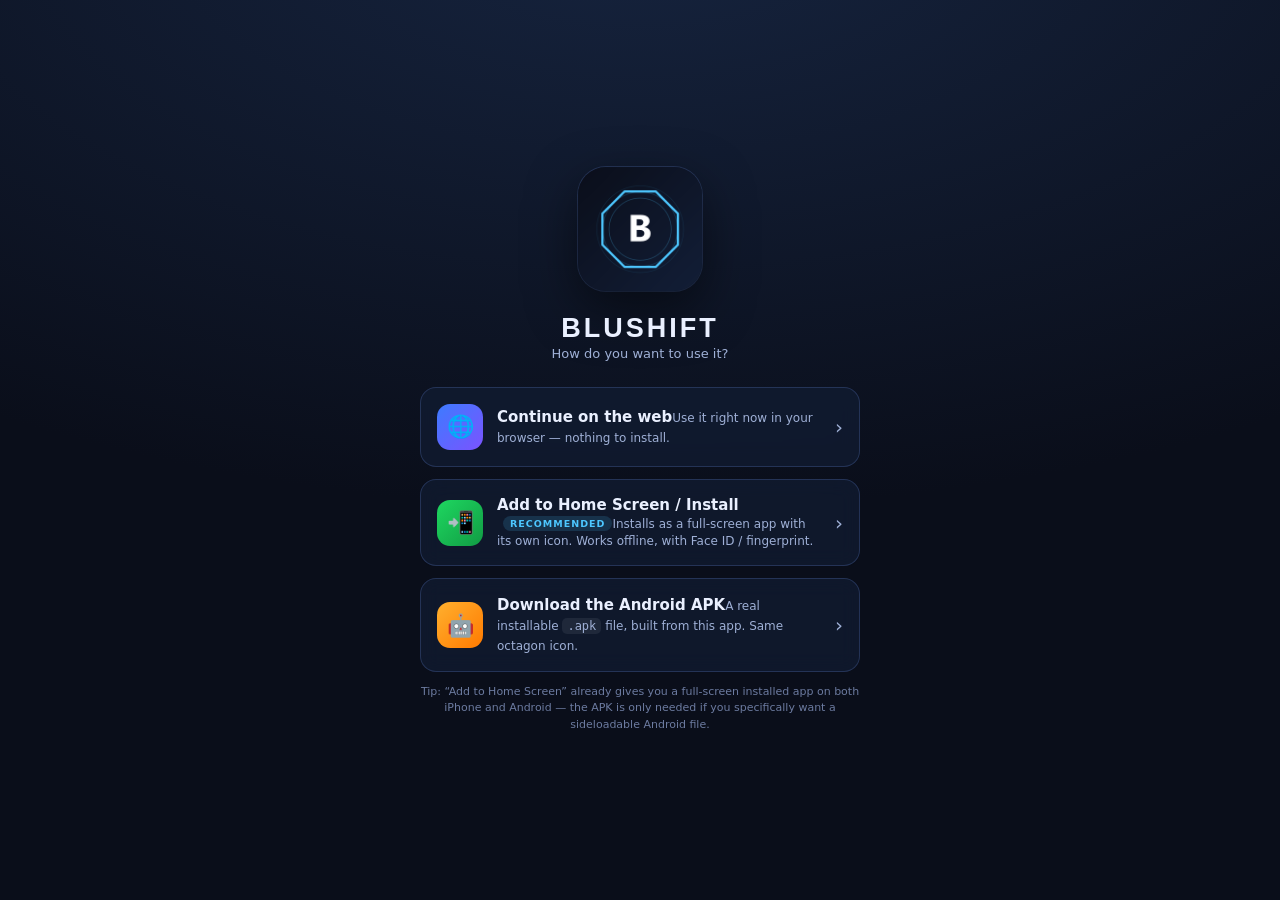
<file: index.html>
<!DOCTYPE html>
<html lang="en">
<head>
<meta charset="UTF-8" />
<meta name="viewport" content="width=device-width, initial-scale=1.0" />
<title>BLUSHIFT — Open or Install</title>
<link rel="manifest" href="manifest.webmanifest" />
<meta name="theme-color" content="#0a0e1a" />
<meta name="apple-mobile-web-app-capable" content="yes" />
<meta name="apple-mobile-web-app-status-bar-style" content="black-translucent" />
<meta name="apple-mobile-web-app-title" content="BLUSHIFT" />
<link rel="apple-touch-icon" href="icons/apple-touch-icon.png" />
<style>
  :root { --accent:#4dc7ff; --bg:#0a0e1a; --bg2:#121d34; --txt:#eaf0ff; --dim:#9fb0d6; --line:rgba(120,160,255,.2); }
  * { box-sizing: border-box; }
  body { margin:0; min-height:100vh; background:radial-gradient(1200px 600px at 50% -10%, #16243f, var(--bg)); color:var(--txt); font-family:'Inter',system-ui,-apple-system,sans-serif; display:flex; align-items:center; justify-content:center; padding:30px 18px; }
  .wrap { width:100%; max-width:440px; text-align:center; }
  .logo { width:124px; height:124px; border-radius:28px; box-shadow:0 18px 50px rgba(0,0,0,.5),0 0 0 1px var(--line); }
  h1 { font-family:'Orbitron',sans-serif; letter-spacing:3px; font-size:27px; margin:18px 0 2px; }
  .tag { color:var(--dim); font-size:13px; margin-bottom:26px; }
  .opt { display:flex; align-items:center; gap:14px; width:100%; text-align:left; text-decoration:none; padding:16px; border-radius:16px; margin-bottom:12px; cursor:pointer; border:1px solid var(--line); background:rgba(18,29,52,.7); color:var(--txt); font-family:inherit; backdrop-filter:blur(10px); transition:transform .12s, border-color .15s; }
  .opt:hover { transform:translateY(-2px); border-color:var(--accent); }
  .opt .ic { width:46px; height:46px; border-radius:13px; flex:0 0 auto; display:flex; align-items:center; justify-content:center; font-size:22px; }
  .opt .tx { flex:1; min-width:0; }
  .opt .tt { font-weight:700; font-size:15px; }
  .opt .sb { font-size:12px; color:var(--dim); margin-top:2px; line-height:1.4; }
  .opt .arr { color:var(--dim); font-size:20px; flex:0 0 auto; }
  .web .ic { background:linear-gradient(135deg,#3d7bff,#7b53ff); }
  .pwa .ic { background:linear-gradient(135deg,#1ed760,#119c44); color:#04210f; }
  .apk .ic { background:linear-gradient(135deg,#ffb02e,#ff7a00); color:#3a1d00; }
  .badge { display:inline-block; font-size:9.5px; letter-spacing:1px; background:rgba(77,199,255,.15); color:var(--accent); padding:2px 7px; border-radius:20px; margin-left:6px; vertical-align:middle; }
  .steps { display:none; font-size:12.5px; color:var(--dim); line-height:1.7; text-align:left; background:rgba(0,0,0,.25); border:1px solid var(--line); border-radius:12px; padding:12px 14px; margin:-4px 0 12px; }
  .steps b { color:var(--txt); }
  .foot { font-size:11px; color:#6c7ba0; margin-top:10px; line-height:1.5; }
  code { background:rgba(255,255,255,.07); padding:1px 5px; border-radius:5px; font-size:12px; }
</style>
</head>
<body>
  <div class="wrap">
    <img class="logo" src="icons/icon-512.png" alt="BLUSHIFT" />
    <h1>BLUSHIFT</h1>
    <div class="tag">How do you want to use it?</div>

    <a class="opt web" href="BLUSHIFT%20Beta%20V1.html">
      <span class="ic">🌐</span>
      <span class="tx"><span class="tt">Continue on the web</span><span class="sb">Use it right now in your browser — nothing to install.</span></span>
      <span class="arr">›</span>
    </a>

    <button class="opt pwa" id="installBtn" onclick="doInstall()">
      <span class="ic">📲</span>
      <span class="tx"><span class="tt">Add to Home Screen / Install <span class="badge">RECOMMENDED</span></span><span class="sb">Installs as a full-screen app with its own icon. Works offline, with Face ID / fingerprint.</span></span>
      <span class="arr">›</span>
    </button>
    <div class="steps" id="pwaSteps">
      <b>iPhone (Safari):</b> tap the <b>Share</b> button → <b>Add to Home Screen</b>.<br>
      <b>Android (Chrome):</b> tap the <b>⋮</b> menu → <b>Install app</b> (or use the prompt above).
    </div>

    <a class="opt apk" id="apkBtn" href="#" target="_blank" rel="noopener">
      <span class="ic">🤖</span>
      <span class="tx"><span class="tt">Download the Android APK</span><span class="sb">A real installable <code>.apk</code> file, built from this app. Same octagon icon.</span></span>
      <span class="arr">›</span>
    </a>
    <div class="steps" id="apkSteps">
      Opens <b>PWABuilder</b> → press <b>Package For Stores → Android → Download</b>. Install the <code>.apk</code> on your phone (allow “install from unknown sources” when asked).
    </div>

    <div class="foot">Tip: “Add to Home Screen” already gives you a full-screen installed app on both iPhone and Android — the APK is only needed if you specifically want a sideloadable Android file.</div>
  </div>

  <script>
    document.getElementById('apkBtn').href =
      'https://www.pwabuilder.com/reportcard?site=' + encodeURIComponent(location.origin + location.pathname.replace(/index\.html$/, ''));
    document.getElementById('apkBtn').addEventListener('click', function () {
      document.getElementById('apkSteps').style.display = 'block';
    });

    var deferred = null;
    window.addEventListener('beforeinstallprompt', function (e) { e.preventDefault(); deferred = e; });
    function doInstall() {
      if (deferred) { deferred.prompt(); deferred.userChoice.finally(function () { deferred = null; }); }
      else { document.getElementById('pwaSteps').style.display = 'block'; }
    }
    window.addEventListener('appinstalled', function () {
      var s = document.getElementById('pwaSteps'); if (s) s.style.display = 'none';
    });
    if ('serviceWorker' in navigator && location.protocol.startsWith('http')) {
      navigator.serviceWorker.register('sw.js').catch(function () {});
    }
  </script>
</body>
</html>
</file>
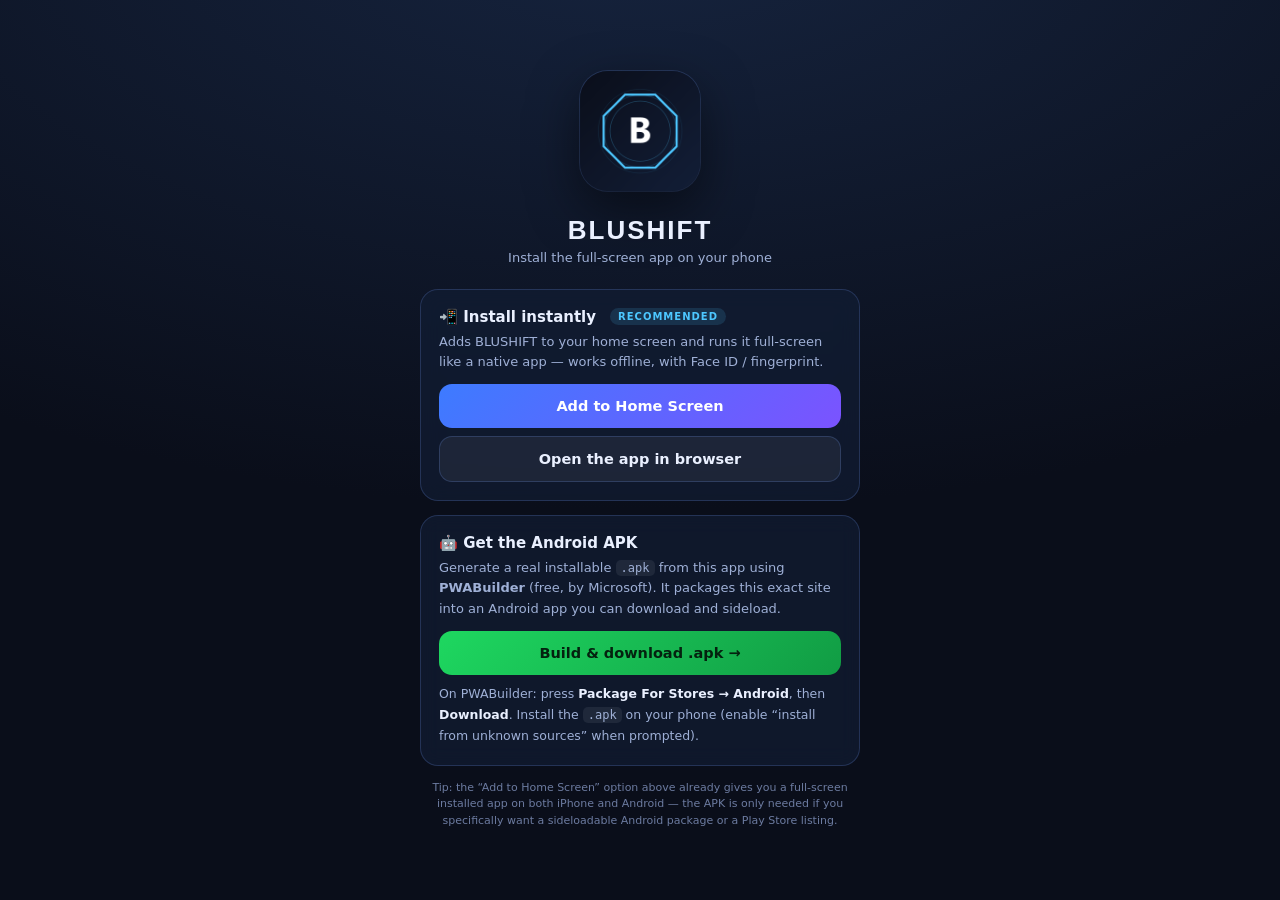
<file: download.html>
<!DOCTYPE html>
<html lang="en">
<head>
<meta charset="UTF-8" />
<meta name="viewport" content="width=device-width, initial-scale=1.0" />
<title>Get BLUSHIFT — Install the App</title>
<link rel="manifest" href="manifest.webmanifest" />
<meta name="theme-color" content="#0a0e1a" />
<link rel="apple-touch-icon" href="icons/apple-touch-icon.png" />
<style>
  :root { --accent:#4dc7ff; --bg:#0a0e1a; --bg2:#121d34; --txt:#eaf0ff; --dim:#9fb0d6; --line:rgba(120,160,255,.2); }
  * { box-sizing: border-box; }
  body { margin:0; min-height:100vh; background:radial-gradient(1200px 600px at 50% -10%, #16243f, var(--bg)); color:var(--txt); font-family:'Inter',system-ui,-apple-system,sans-serif; display:flex; align-items:center; justify-content:center; padding:28px 18px; }
  .wrap { width:100%; max-width:440px; text-align:center; }
  .logo { width:120px; height:120px; border-radius:28px; box-shadow:0 18px 50px rgba(0,0,0,.5),0 0 0 1px var(--line); }
  h1 { font-family:'Orbitron',sans-serif; letter-spacing:2px; font-size:26px; margin:20px 0 4px; }
  .tag { color:var(--dim); font-size:13px; margin-bottom:24px; }
  .card { background:rgba(18,29,52,.7); border:1px solid var(--line); border-radius:18px; padding:18px; margin-bottom:14px; text-align:left; backdrop-filter:blur(10px); }
  .card h2 { font-size:15px; margin:0 0 6px; display:flex; align-items:center; gap:8px; }
  .card p { font-size:13px; color:var(--dim); line-height:1.55; margin:0 0 12px; }
  .btn { display:block; width:100%; text-align:center; text-decoration:none; padding:14px; border-radius:13px; font-weight:700; font-size:14.5px; border:none; cursor:pointer; font-family:inherit; }
  .btn-primary { background:linear-gradient(135deg,#3d7bff,#7b53ff); color:#fff; }
  .btn-apk { background:linear-gradient(135deg,#1ed760,#119c44); color:#04210f; }
  .btn-ghost { background:rgba(255,255,255,.06); color:var(--txt); border:1px solid var(--line); margin-top:8px; }
  .step { font-size:12.5px; color:var(--dim); line-height:1.7; margin-top:8px; }
  .step b { color:var(--txt); }
  .badge { display:inline-block; font-size:10px; letter-spacing:1px; background:rgba(77,199,255,.14); color:var(--accent); padding:3px 8px; border-radius:20px; margin-left:6px; }
  .foot { font-size:11px; color:#6c7ba0; margin-top:14px; line-height:1.5; }
  code { background:rgba(255,255,255,.07); padding:1px 5px; border-radius:5px; font-size:12px; }
</style>
</head>
<body>
  <div class="wrap">
    <img class="logo" src="icons/icon-512.png" alt="BLUSHIFT" />
    <h1>BLUSHIFT</h1>
    <div class="tag">Install the full-screen app on your phone</div>

    <div class="card">
      <h2>📲 Install instantly <span class="badge">RECOMMENDED</span></h2>
      <p>Adds BLUSHIFT to your home screen and runs it full-screen like a native app — works offline, with Face&nbsp;ID&nbsp;/&nbsp;fingerprint.</p>
      <button class="btn btn-primary" id="installBtn" onclick="doInstall()">Add to Home Screen</button>
      <a class="btn btn-ghost" href="BLUSHIFT%20Beta%20V1.html">Open the app in browser</a>
      <div class="step" id="manualSteps" style="display:none">
        <b>iPhone (Safari):</b> tap the <b>Share</b> icon → <b>Add to Home Screen</b>.<br>
        <b>Android (Chrome):</b> tap the <b>⋮</b> menu → <b>Install app</b>.
      </div>
    </div>

    <div class="card">
      <h2>🤖 Get the Android APK</h2>
      <p>Generate a real installable <code>.apk</code> from this app using <b>PWABuilder</b> (free, by Microsoft). It packages this exact site into an Android app you can download and sideload.</p>
      <a class="btn btn-apk" id="apkBtn" href="#" target="_blank" rel="noopener">Build &amp; download .apk →</a>
      <div class="step">
        On PWABuilder: press <b>Package&nbsp;For&nbsp;Stores → Android</b>, then <b>Download</b>. Install the <code>.apk</code> on your phone (enable “install from unknown sources” when prompted).
      </div>
    </div>

    <div class="foot">
      Tip: the “Add to Home Screen” option above already gives you a full-screen installed app on both iPhone and Android — the APK is only needed if you specifically want a sideloadable Android package or a Play Store listing.
    </div>
  </div>

  <script>
    // PWABuilder deep link uses wherever this page is hosted
    document.getElementById('apkBtn').href =
      'https://www.pwabuilder.com/reportcard?site=' + encodeURIComponent(location.origin + location.pathname.replace(/download\.html$/, ''));

    var deferred = null;
    window.addEventListener('beforeinstallprompt', function (e) { e.preventDefault(); deferred = e; });
    function doInstall() {
      if (deferred) { deferred.prompt(); deferred.userChoice.finally(function(){ deferred = null; }); }
      else { document.getElementById('manualSteps').style.display = 'block'; }
    }
    if ('serviceWorker' in navigator && location.protocol.startsWith('http')) {
      navigator.serviceWorker.register('sw.js').catch(function(){});
    }
  </script>
</body>
</html>
</file>
